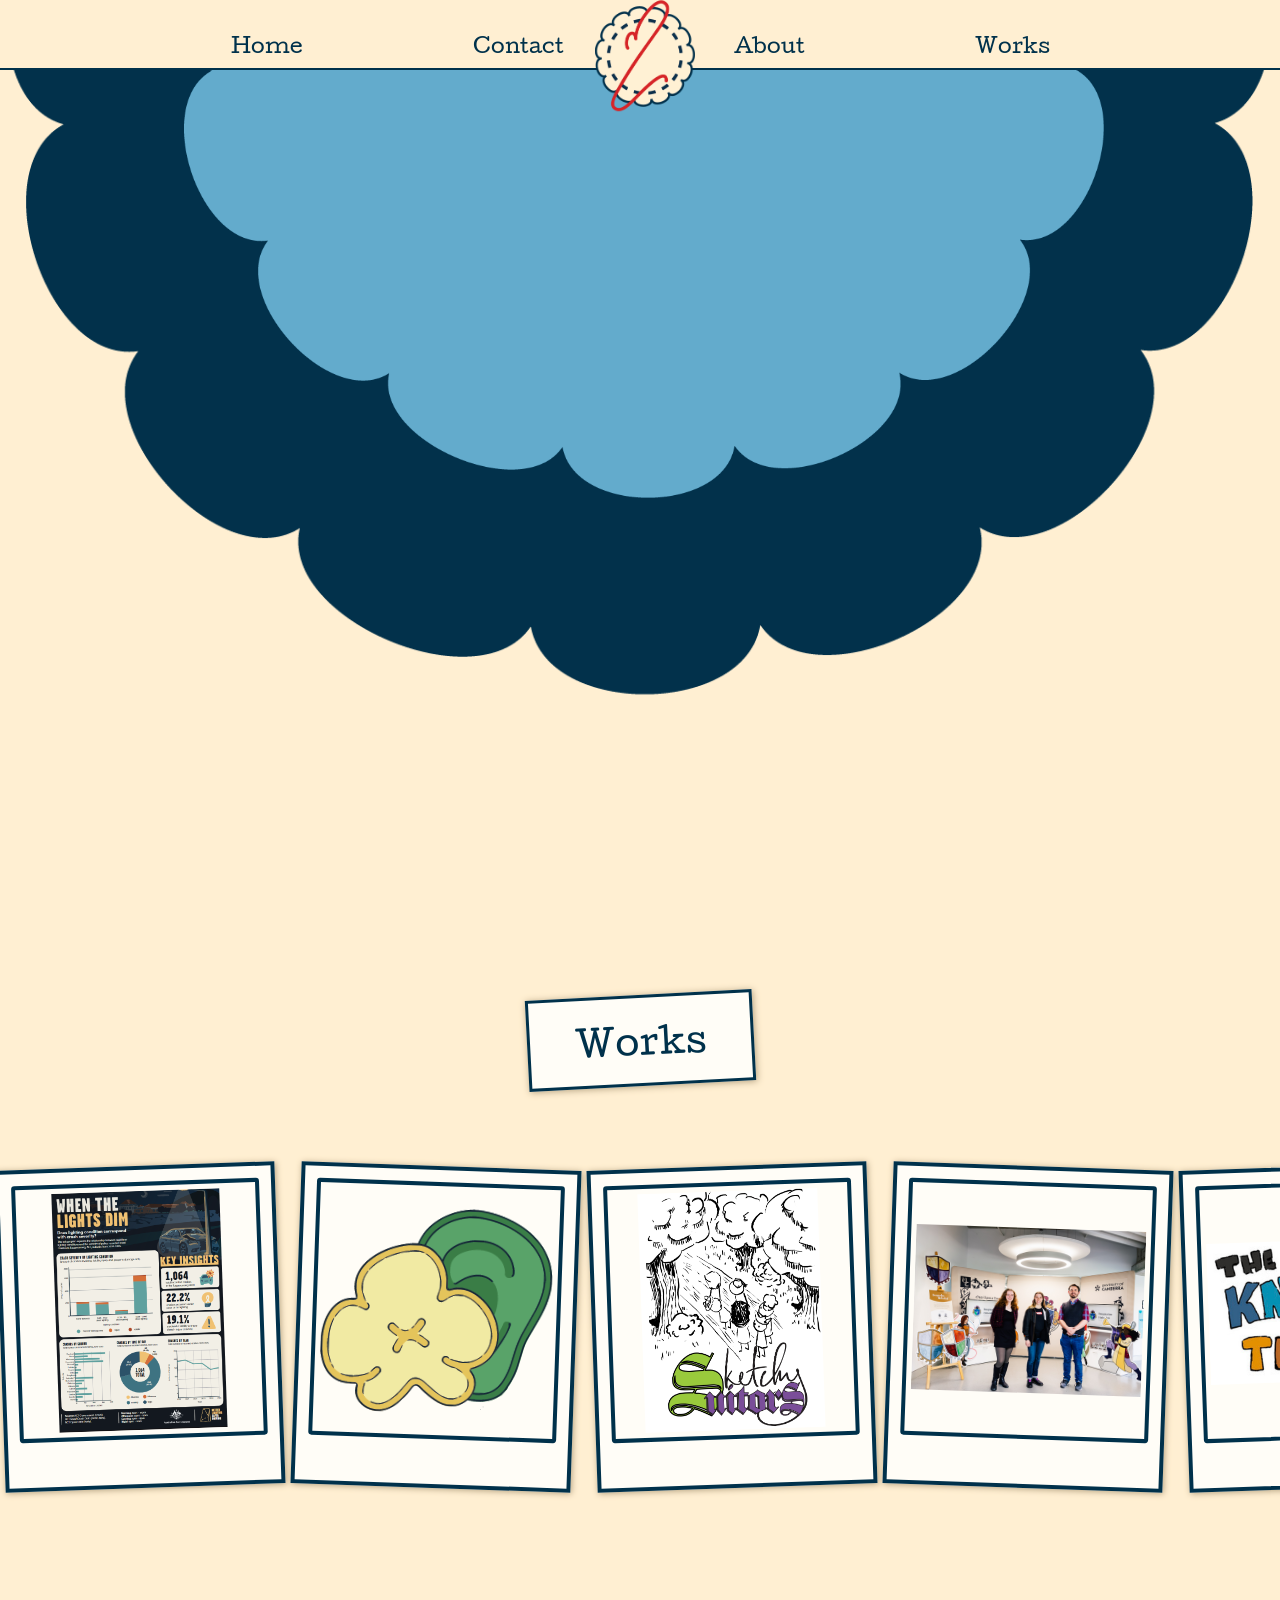
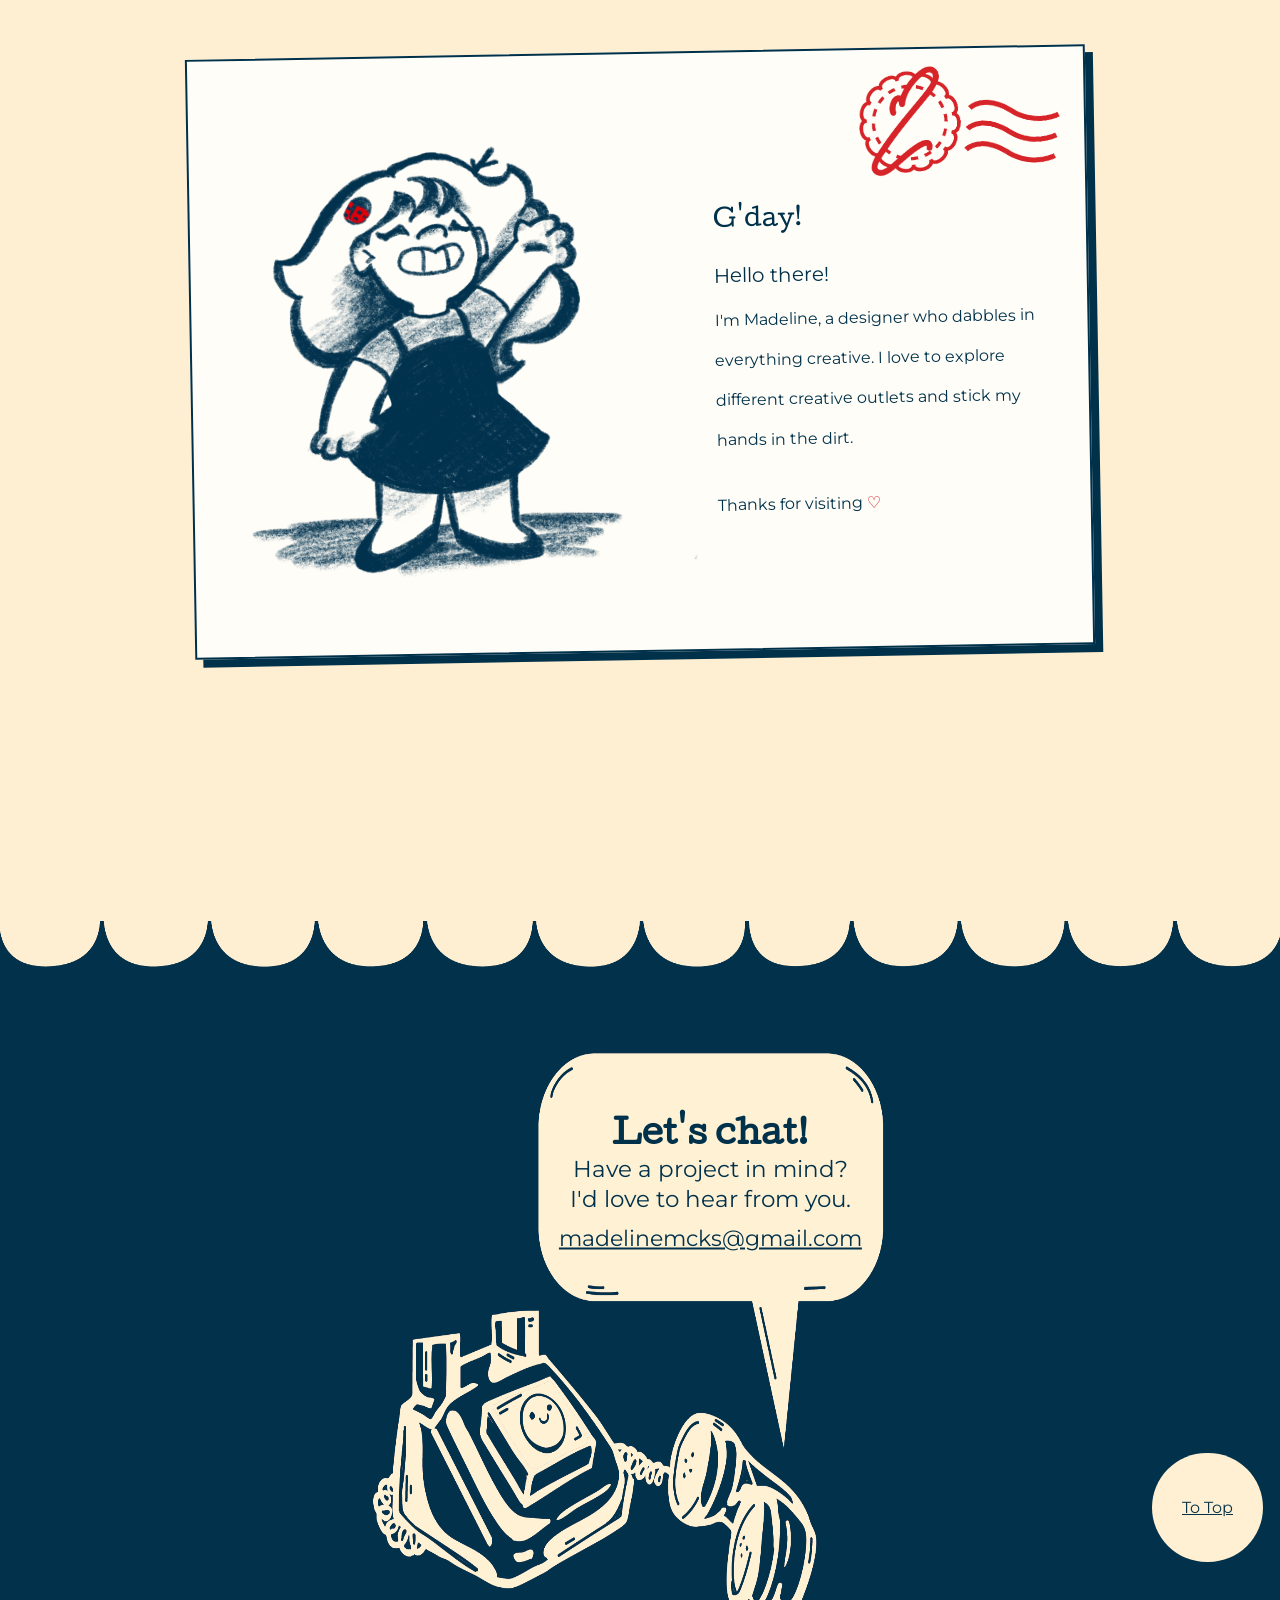
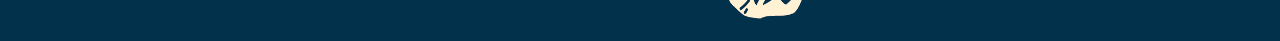
<file: index.html>
<!DOCTYPE html>
<html lang="en">

<head>
    <meta charset="UTF-8">
    <meta name="viewport" content="width=device-width, initial-scale=1.0">
    <link href="styles.css" rel="stylesheet" type="text/css">
    <link rel="icon" type="image/x-icon" href="/Images/logo.png">

<link rel="preconnect" href="https://fonts.googleapis.com">
<link rel="preconnect" href="https://fonts.gstatic.com" crossorigin>
<link href="https://fonts.googleapis.com/css2?family=Cutive&family=Cutive+Mono&family=Dancing+Script:wght@400..700&family=Montserrat:ital,wght@0,100..900;1,100..900&display=swap" rel="stylesheet">


    <title>
        Made A Line Design
    </title>


</head>
<body class="body">

<!--Header-->
    
       
   <header class="header">

    <nav class="nav-left">
    <a href="index.html">Home</a>
     <a href="contact.html">Contact</a>
     <a href="about.html">About</a>
     <a href="works.html">Works</a>
     </nav>
     
      <div class="logo">
        <a href="index.html">
            <img src="Images/logo.png" alt="Made a Line Logo">
        </a>
        </div>
</header> 





<!--Spin Circles-->
<div class="Circles">
 <img src="Images/outer.webp" class="outer" alt="outer">
 <img src="Images/inner.webp" class="inner" alt="inner">
</div>







<!--Works Section-->
<div class="works">
<h2>    Works   </h2>
</div>

<div class="carousel">
    <!---first set-->
<div class="carousel-track">


    <div class="polaroid">
        <a href="works.html">
    <img src="Images/portfolio/lights.png" alt="lights" class="card">
        </a>
    </div>

    <div class="polaroid">
        <a href="works.html">
    <img src="Images/portfolio/logoFINAL.png" alt="thankyou" class="card">
        </a>
    </div>


     <div class="polaroid">
        <a href="works.html">
    <img src="Images/portfolio/sketchy.png" alt="sketchy" class="card">
        </a>
    </div>

     <div class="polaroid">
        <a href="works.html">
    <img src="Images/portfolio/unleashed.png" alt="unleashed" class="card">
        </a>
    </div>

     <div class="polaroid">
        <a href="works.html">
    <img src="Images/portfolio/knight.png" alt="knight" class="card">
        </a>
    </div>


    <div class="polaroid">
        <a href="works.html">
    <img src="Images/deer.png" alt="deer" class="card">
        </a>
    </div>

</div>

<!---second set-->
 <div aria-hidden class="carousel-track">

    <div class="polaroid">
        <a href="works.html">
    <img src="Images/portfolio/lights.png" alt="lights" class="card">
        </a>
    </div>

    <div class="polaroid">
        <a href="works.html">
    <img src="Images/portfolio/logoFINAL.png" alt="thankyou" class="card">
        </a>
    </div>


     <div class="polaroid">
        <a href="works.html">
    <img src="Images/portfolio/sketchy.png" alt="sketchy" class="card">
        </a>
    </div>

     <div class="polaroid">
        <a href="works.html">
    <img src="Images/portfolio/unleashed.png" alt="unleashed" class="card">
        </a>
    </div>

     <div class="polaroid">
        <a href="works.html">
    <img src="Images/portfolio/knight.png" alt="knight" class="card">
        </a>
    </div>


    <div class="polaroid">
        <a href="works.html">
    <img src="Images/deer.png" alt="deer" class="card">
        </a>
    </div>
 
</div>
</div>

<!--About Me Section-->
 <section class="about-postcard">

    <!--Stamp-->
    <img class="stamp" src="Images/stamp.png" alt="stamp" aria-hidden="true">

    <!--Doodle-->
    <div class="postcard-doodle">
    <img src="Images/gday.png" alt="doodle">
    </div>

    <!--Text-->
    <div class="postcard-text">
        <h2>G'day!</h2>
        <p class="postcard-greeting">
            Hello there!
        </p>
        <p>
            I'm Madeline, a designer who dabbles in everything creative. I love to explore different creative outlets and stick my hands in the dirt.
        </p>
        <p class="postcard-signoff">
            Thanks for visiting <span class="heart">♡</span> 
        </p>
    </div>
    
 </section>


<!--Contact Section-->



<footer class="footer">

    <section class="contact-section">

        <img src="Images/footer.webp" alt="footer" class="foot">

        <div class="speech-text">
            <h2>Let's chat!</h2>
            <p>Have a project in mind?</p>
            <p>I'd love to hear from you.</p>

            <a href="mailto:madelinemcks@gmail.com">
                madelinemcks@gmail.com
            </a>
        </div>
    </section>
    


    <a href="#top" class="back-to-top">
        To Top
    </a>

</footer>


</body>
</html>
</file>
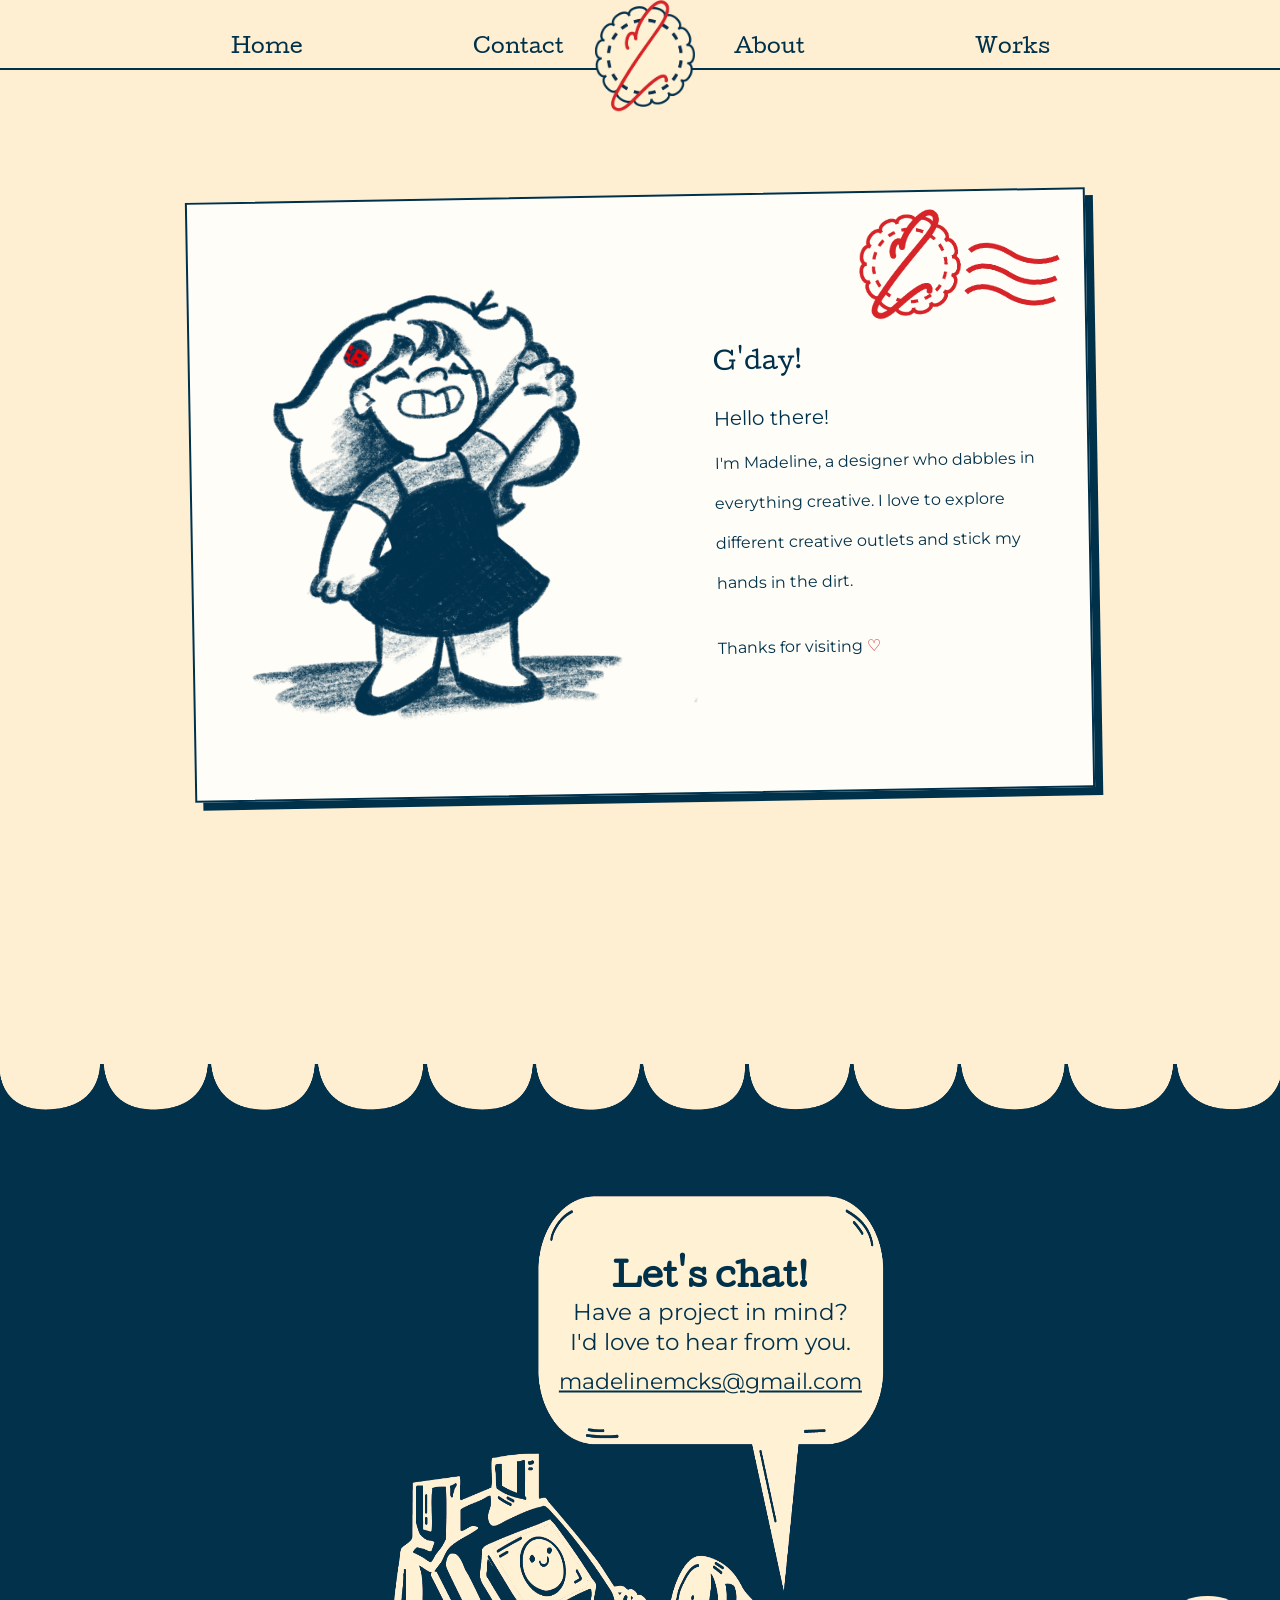
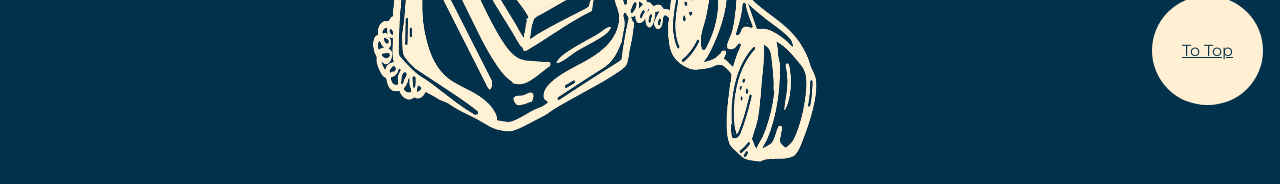
<file: about.html>
<!DOCTYPE html>
<!DOCTYPE html>
<html lang="en">
<head>
    <meta charset="UTF-8">
    <meta name="viewport" content="width=device-width, initial-scale=1.0">
      <link href="styles.css" rel="stylesheet" type="text/css">
    <link rel="icon" type="image/x-icon" href="/Images/logo.png">

<link rel="preconnect" href="https://fonts.googleapis.com">
<link rel="preconnect" href="https://fonts.gstatic.com" crossorigin>
<link href="https://fonts.googleapis.com/css2?family=Cutive&family=Cutive+Mono&family=Dancing+Script:wght@400..700&family=Montserrat:ital,wght@0,100..900;1,100..900&display=swap" rel="stylesheet">

    <title>
        Made A Line Design
    </title>
</head>


<body class="body">
 
    
   <header class="header">

    <nav class="nav-left">
             <a href="index.html">Home</a>
     <a href="contact.html">Contact</a>
     <a href="about.html">About</a>
            <a href="works.html">Works</a>
     </nav>
     
      <div class="logo">
        <a href="index.html">
            <img src="Images/logo.png" alt="Made a Line Logo">
        </a>
        </div>
</header> 


 

    <!--About Me Section-->
 <section class="about-postcard">

    <!--Stamp-->
    <img class="stamp" src="Images/stamp.png" alt="stamp" aria-hidden="true">

    <!--Doodle-->
    <div class="postcard-doodle">
    <img src="Images/gday.png" alt="doodle">
    </div>

    <!--Text-->
    <div class="postcard-text">
        <h2>G'day!</h2>
        <p class="postcard-greeting">
            Hello there!
        </p>
        <p>
         I'm Madeline, a designer who dabbles in everything creative. I love to explore different creative outlets and stick my hands in the dirt.

        </p>
        <p class="postcard-signoff">
            Thanks for visiting <span class="heart">♡</span> 
        </p>
    </div>
    
 </section>

<footer class="footer">

    <section class="contact-section">

        <img src="Images/footer.webp" alt="footer" class="foot">

        <div class="speech-text">
            <h2>Let's chat!</h2>
            <p>Have a project in mind?</p>
            <p>I'd love to hear from you.</p>

            <a href="mailto:madelinemcks@gmail.com">
                madelinemcks@gmail.com
            </a>
        </div>
    </section>
    


    <a href="#top" class="back-to-top">
        To Top
    </a>

</footer>

</body>
</html>
</file>
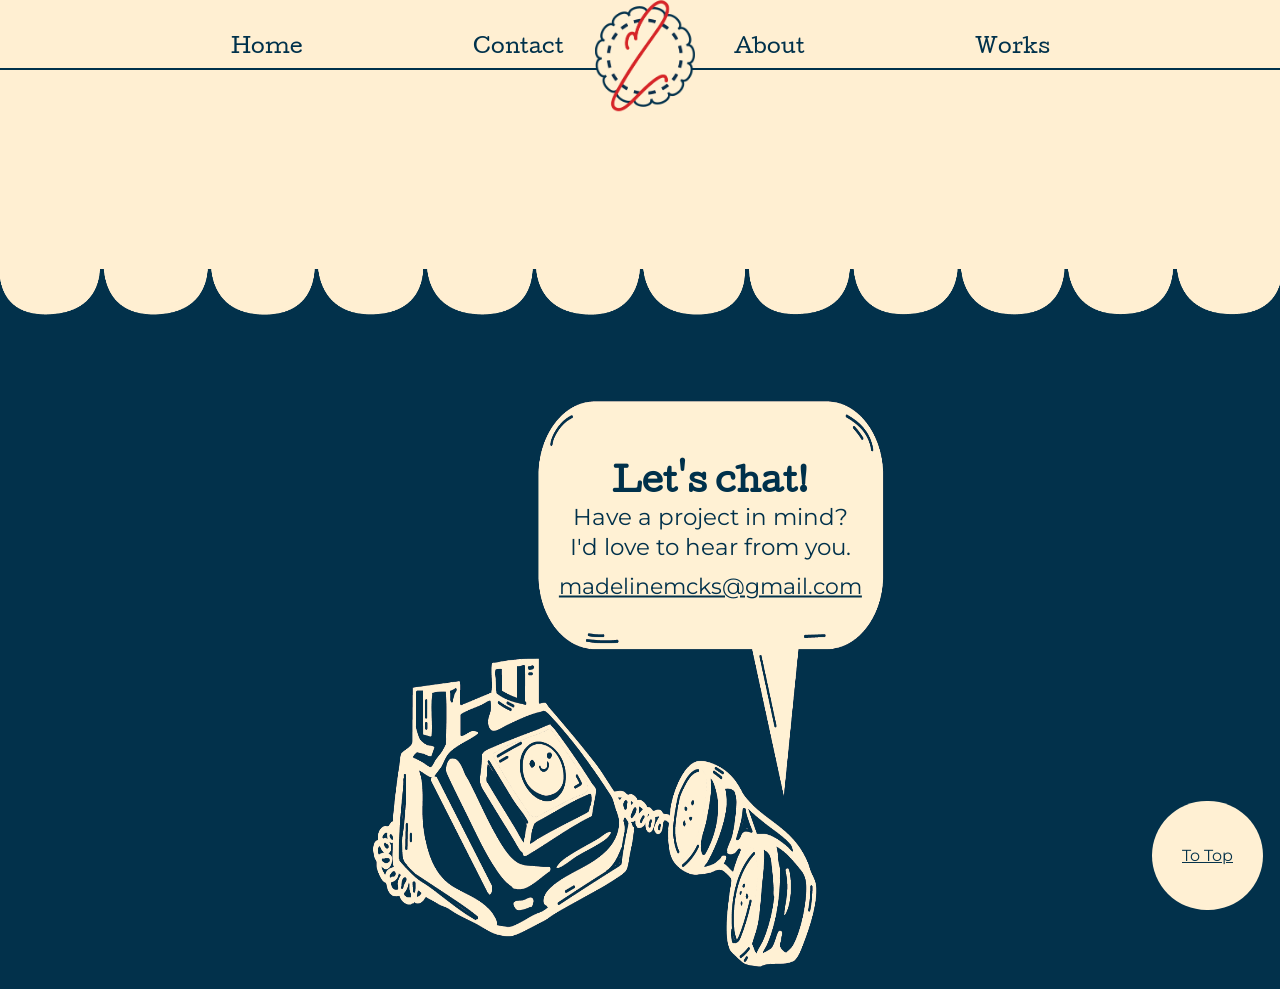
<file: contact.html>
<!DOCTYPE html>
<!DOCTYPE html>
<html lang="en">
<head>
    <meta charset="UTF-8">
    <meta name="viewport" content="width=device-width, initial-scale=1.0">
    <link href="styles.css" rel="stylesheet" type="text/css">
    <link rel="icon" type="image/x-icon" href="/Images/logo.png">

<link rel="preconnect" href="https://fonts.googleapis.com">
<link rel="preconnect" href="https://fonts.gstatic.com" crossorigin>
<link href="https://fonts.googleapis.com/css2?family=Cutive&family=Cutive+Mono&family=Dancing+Script:wght@400..700&family=Montserrat:ital,wght@0,100..900;1,100..900&display=swap" rel="stylesheet">

    <title>
        Made A Line Design
    </title>
</head>
<body class="body">

    
       
   <header class="header">

    <nav class="nav-left">
             <a href="index.html">Home</a>
     <a href="contact.html">Contact</a>
     <a href="about.html">About</a>
            <a href="works.html">Works</a>
     </nav>
     
      <div class="logo">
        <a href="index.html">
            <img src="Images/logo.png" alt="Made a Line Logo">
        </a>
        </div>
</header> 


  


<br>
<br>
<br>


<footer class="footer">

    <section class="contact-section">

        <img src="Images/footer.webp" alt="footer" class="foot">

        <div class="speech-text">
            <h2>Let's chat!</h2>
            <p>Have a project in mind?</p>
            <p>I'd love to hear from you.</p>

            <a href="mailto:madelinemcks@gmail.com">
                madelinemcks@gmail.com
            </a>
        </div>
    </section>
    


    <a href="#top" class="back-to-top">
        To Top
    </a>

</footer>
</body>
</html>
</file>
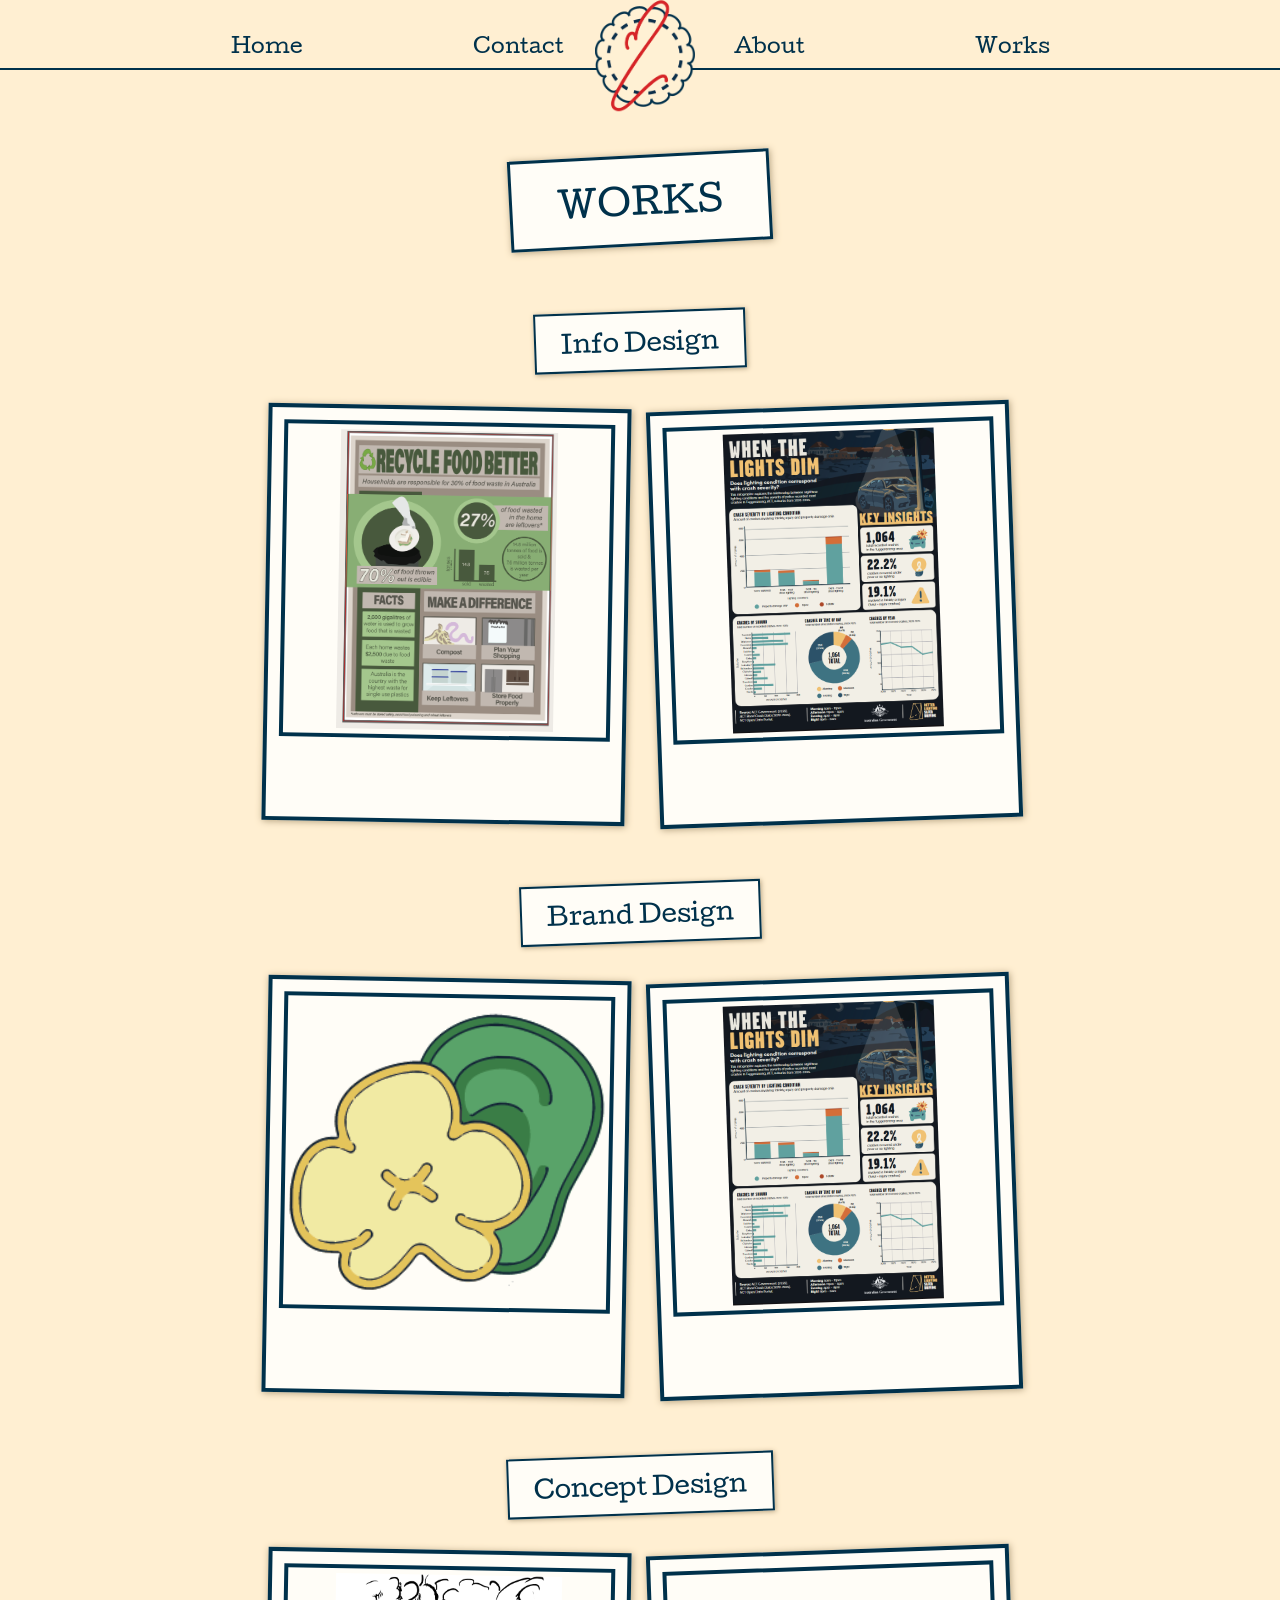
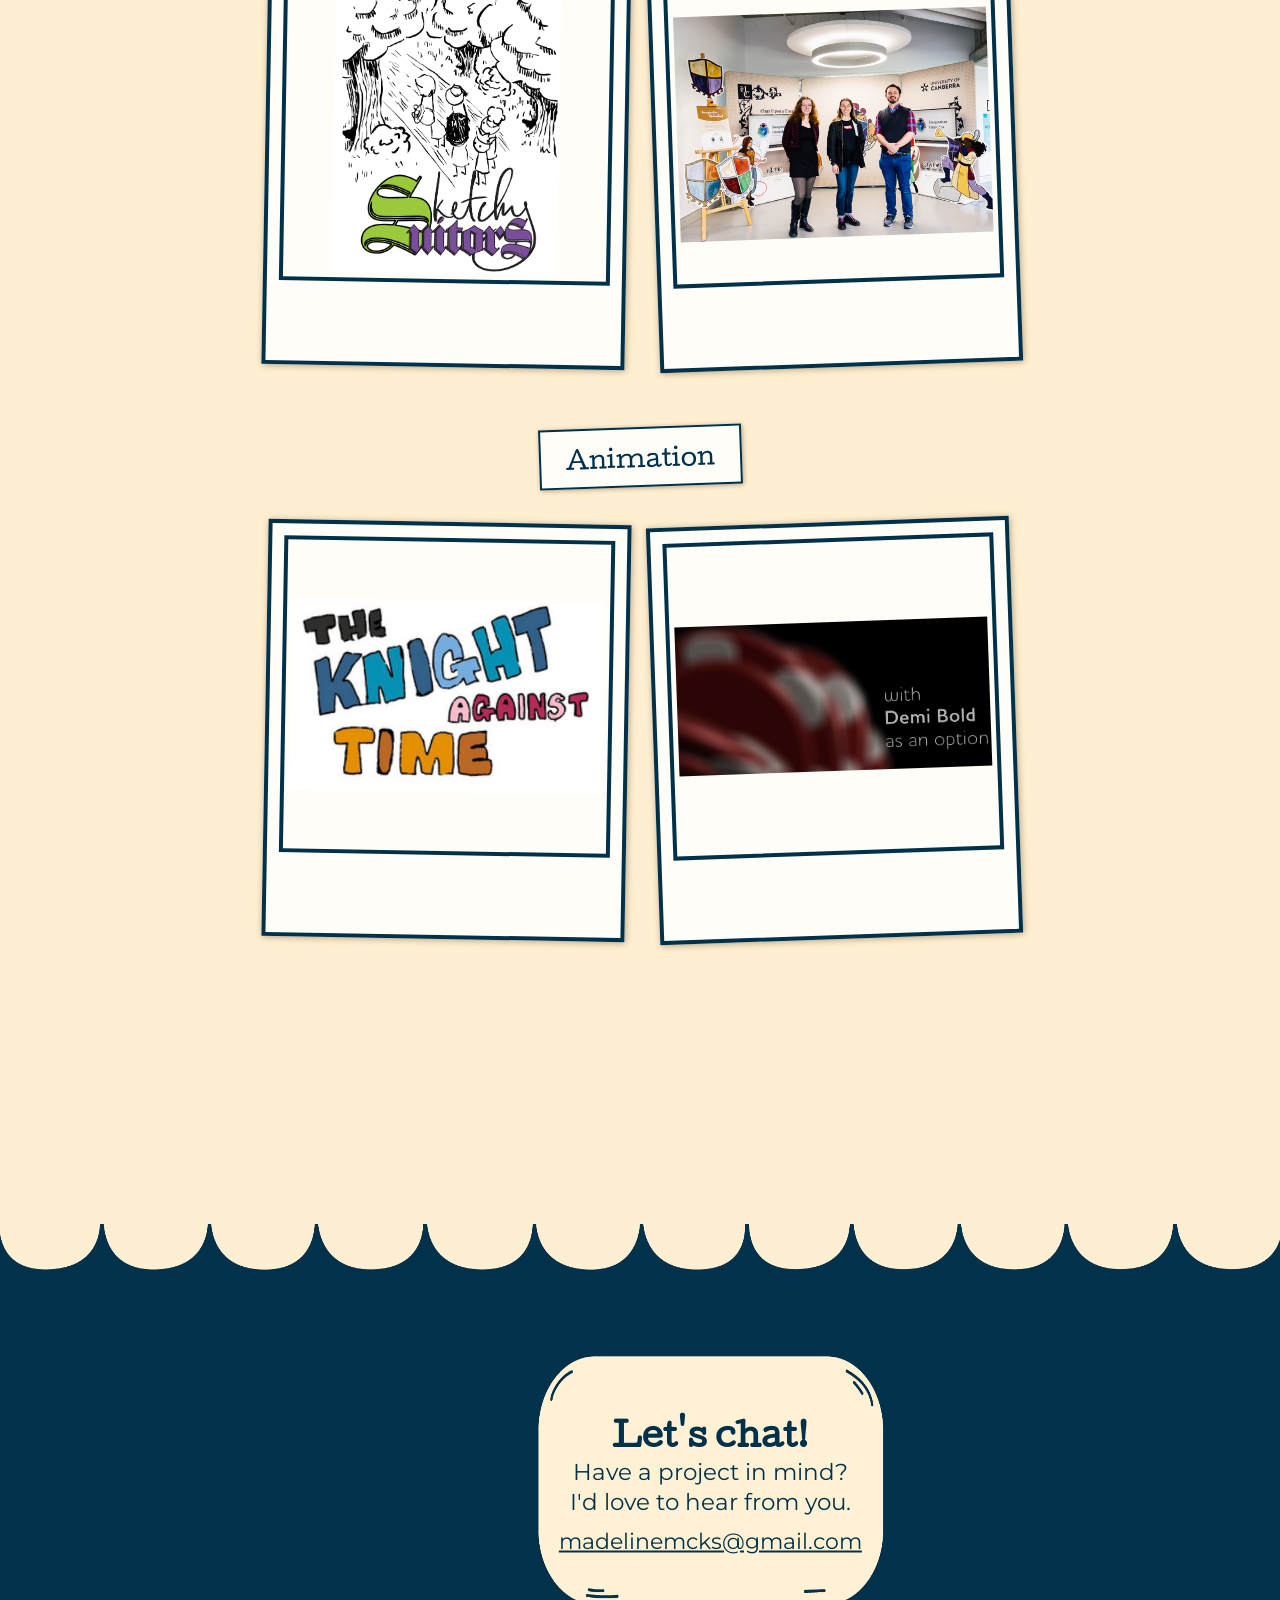
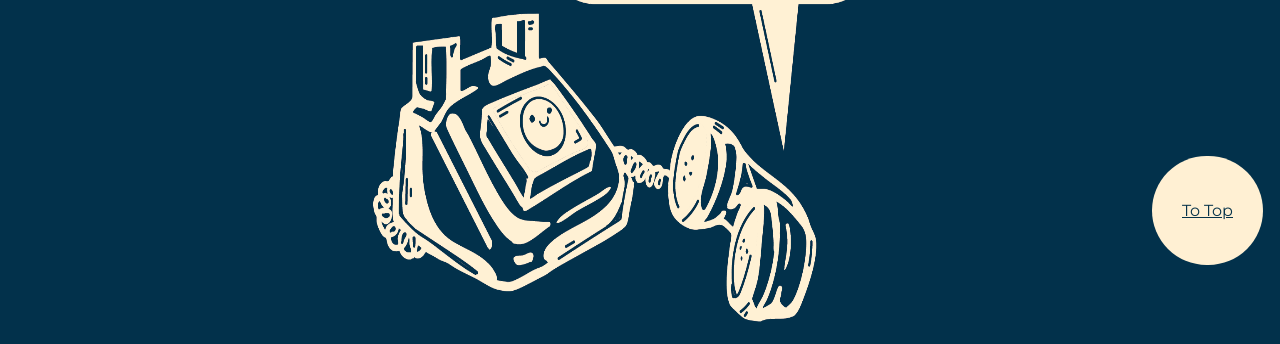
<file: works.html>
<!DOCTYPE html>
<!DOCTYPE html>
<html lang="en">
<head>
    <meta charset="UTF-8">
    <meta name="viewport" content="width=device-width, initial-scale=1.0">
       <link href="styles.css" rel="stylesheet" type="text/css">
    <link rel="icon" type="image/x-icon" href="/Images/logo.png">

<link rel="preconnect" href="https://fonts.googleapis.com">
<link rel="preconnect" href="https://fonts.gstatic.com" crossorigin>
<link href="https://fonts.googleapis.com/css2?family=Cutive&family=Cutive+Mono&family=Dancing+Script:wght@400..700&family=Montserrat:ital,wght@0,100..900;1,100..900&display=swap" rel="stylesheet">

    <title>
        Made A Line Design
    </title>
</head>
<body class="body">

    
       
   <header class="header">

    <nav class="nav-left">
             <a href="index.html">Home</a>
     <a href="contact.html">Contact</a>
     <a href="about.html">About</a>
            <a href="works.html">Works</a>
     </nav>
     
      <div class="logo">
        <a href="index.html">
            <img src="Images/logo.png" alt="Made a Line Logo">
        </a>
        </div>
</header> 


<section class="works-section">
    <h1 class="works-title">
        WORKS
    </h1>

<!-- Info Design -->
 <div class="works-category">
 <h2 class="category-title">
        Info Design
    </h2>

    <div class="works-grid">

        <div class="polaroid-works">
            
            <div class="polaroid-image">
                <img src="Images/portfolio/recyclefood.png" alt="recyclefood">
            </div>
            
        </div>

        <div class="polaroid-works">

            <div class="polaroid-image">
            <img src="Images/portfolio/lights.png" alt="lights">
            </div>
        
        </div>

    </div>
 </div>
   

<!-- Brand Design -->
 <div class="works-category">
 <h2 class="category-title">
        Brand Design
    </h2>

    <div class="works-grid">

        <div class="polaroid-works">

            <div class="polaroid-image">
                <img src="Images/portfolio/logoFINAL.png" alt="thankyou">
            </div>
            
        </div>

        <div class="polaroid-works">

            <div class="polaroid-image">
                <img src="Images/portfolio/lights.png" alt="lights">
            </div>
            
        </div>

    </div>
 </div>

<!-- Concept Design -->
 <div class="works-category">
 <h2 class="category-title">
        Concept Design
    </h2>

    <div class="works-grid">

        <div class="polaroid-works">

            <div class="polaroid-image">
                <img src="Images/portfolio/sketchy.png" alt="sketchy">
            </div>
            
        </div>

        <div class="polaroid-works">

            <div class="polaroid-image">
                <img src="Images/portfolio/unleashed.png" alt="unleashed">
            </div>
            
        </div>

    </div>
 </div>

<!-- Animation -->
 <div class="works-category">
 <h2 class="category-title">
        Animation
    </h2>

    <div class="works-grid">

        <div class="polaroid-works">

            <div class="polaroid-image">
                <img src="Images/portfolio/knight.png" alt="knight">
            </div>
         
        </div>

        <div class="polaroid-works">

            <div class="polaroid-image">
                <img src="Images/portfolio/font.png" alt="font">
            </div>
            
        </div>

    </div>
 </div>

</section>




<footer class="footer">

    <section class="contact-section">

        <img src="Images/footer.webp" alt="footer" class="foot">

        <div class="speech-text">
            <h2>Let's chat!</h2>
            <p>Have a project in mind?</p>
            <p>I'd love to hear from you.</p>

            <a href="mailto:madelinemcks@gmail.com">
                madelinemcks@gmail.com
            </a>
        </div>
    </section>
    


    <a href="#top" class="back-to-top">
        To Top
    </a>

</footer>

</body>
</html>
</file>
<file: styles.css>
* {
    margin: 0;
    padding: 0;
    box-sizing: border-box;
}

    .header {
    display: block;
    width: 100%;
    height: 70px;
    color: #ffefd2;    
    position: sticky;
    top: 0;
    z-index: 5;
    padding-bottom: 10px;
    background-color: #ffefd2;
    border-bottom: 2px solid #00314b;
}



.logo {
   position: absolute;
   left: 50%;
   top: 68%;
   transform: translate(-45%, -40%);
   z-index: 10;
}
.logo img {
    max-width: 100%;
    width: 100px;
    height: auto;
 }



.nav-left {
    display: flex;
    justify-content: center;
    align-items: flex-end;
    height: 100%;
    padding-bottom: 0;
    gap: 170px;
    flex: 1;
    font-family: 'Cutive', serif;
}

.nav-left a {
    color: #00314b;
    text-decoration: none;
    font-size: 20px;
    transition: color 0.3s ease;
    white-space: nowrap;
}
.nav-left a:hover {
    color: #d3000d;
}

.cutive-regular {
  font-family: "Cutive", serif;
  font-weight: 400;
  font-style: normal;
}
.cutive-mono-regular {
  font-family: "Cutive Mono", monospace;
  font-weight: 400;
  font-style: normal;
}




.body {
    background-color: #ffefd2;
overflow-x: hidden;
}


/*Top*/
.Circles {
    height: 100vh;
    overflow: hidden;
}
.outer {
    position: relative;
    display: block;
    margin: auto;
    width: 100%;
    transform: translate(0%, -50%);
}

.inner {
    position: absolute;
    display: block;
    top: 30px;
    left: 30px;
    width: 75%;
    transform: translate(14%, -50%);
}

/*Bottom*/
.Circlesbot {
    height: 50vh;
    overflow: hidden;
}
.outerbot {
     position: relative;
    display: block;
    margin: auto;
    width: 135%;
    transform: translate(-12%, 0%);
}

/*Made/Line*/

.Madeline {
     display: flex;
    justify-content: center;
    margin: 30px auto 35px;
}

.Madeline h1{
     display: inline-block;
    margin: 50px;
    padding: 20px 45px;
    border: 3px solid #00314b;
    color: #00314b;
    background-color: #fffdf7;
    font-family: 'Cutive', serif;
    font-size: 35px;
    font-weight: normal;
    transform: rotate(-3deg);
    box-shadow: 4px 4px 0 #00314b;
}

.works {
    width: 100%;
    display: flex;
    flex-direction: column;
    align-items: center;
    box-sizing: border-box;
}

.works h2 {
    display: inline-block;
    margin: 25px 0 6px;
    padding: 20px 45px;
    border: 3px solid #00314b;
    color: #00314b;
    background-color: #fffdf7;
    font-family: 'Cutive', serif;
    font-size: 35px;
    font-weight: normal;
    transform: rotate(-3deg);
    box-shadow: 1px 1px 7px #b4a17f;
}


/*Carousel*/
.card {
    height: 5em;
    padding: 0em;
    border-radius: .2em;
    align-content: center;
    flex: 0 0 5em;
}

.carousel {
     margin: 35px auto;
    width: 100%;
    max-width: 100%;
    height: 25rem;
    position: relative;
    display: flex;
    background-color: #ffefd2;

    overflow: hidden;
    box-sizing: border-box;
}

.carousel-track {
    display: flex;
    align-items: center;
    justify-content: center;
    gap: 1em;
    animation: carousel-scroll 25s infinite linear;
    padding-right: 1em;
}

.polaroid {
    flex-shrink: 0;
    width: 280px;
    aspect-ratio: 1/1.15;
    padding: 12px 12px 45px;
    background-color: #fffdf7;
    box-shadow: 1px 1px 6px #b4a17f;
    box-sizing: border-box;
    text-align: center;
    border: 4px solid #00314b;
}

.polaroid img {
 display: block;
 width: 100%;
 height: 100%;
 object-fit: contain;
 border: 4px solid #00314b;
 padding: 5px;
 box-sizing: border-box;
}



.polaroid:nth-child(odd) {
    transform: rotate(-2deg);
}

.polaroid:nth-child(even) {
    transform: rotate(2deg);
}

@keyframes carousel-scroll {
    from {translate: 0;}
    to {translate: -100%;}
}

@media (prefers-reduced-motion: reduce) {
    .carousel-track {
        animation: none;
    }
}


/*About Section*/
.about-postcard {
    display: flex;
    align-items: center;
    gap: 75px;
    width: 90%;
    max-width: 900px;
    min-height: 600px;
    margin: 125px auto;
    padding: 30px;
    box-sizing: border-box;
    background-color: #fffdf7;
    border: 2px solid #00314b;
    box-shadow: 8px 8px 0 #00314b;
    position: relative;
    transform: rotate(-1deg);
}

.stamp {
    position: absolute;
    top: 20px;
    right: 25px;
    width: 200px;
    height: auto;
    object-fit: contain;
    transform: rotate(5deg);
    z-index: 2;
}

.postcard-doodle {
    flex: 0 0 50%;
    min-width: 0;
    display: flex;
    flex-direction: column;
    align-items: center;
    justify-content: center;
    text-align: center;
}

.postcard-doodle img {
    display: block;
    max-width: 650px;
    max-height: 670px;
    width: 300%;
    height: auto;
    object-fit: contain;
}

.postcard-text {
    flex: 1 1 0;
    min-width: 0;
    padding: 35px 10px 10px 0;
    color: #00314b;
}

.postcard-text h2 {
    margin: 0 0 18px;
    font-family: 'Cutive', serif;
    font-size: 24px;
    font-weight: normal;
}

.postcard-text p {
    line-height: 2.5;
    font-family: 'Montserrat', sans-serif;

}

.postcard-greeting {
    font-family: 'Montserrat', sans-serif;
    font-size: 20px;
}

.postcard-signoff {
    margin-top: 25px;
    font-family: 'Montserrat', sans-serif;
    font-size: 16px;
}
.heart {
    color: #d3000d;
}

@media (max-width: 600px) {
    .about-postcard {
        flex-direction: column;
        gap: 20px;
        margin: 40px 16px;
        padding: 22px;
    }

    .postcard-doodle {
        flex-basis: auto;
        width: 70%;
    }
    
    .postcard-text h2 {
        font-size: 21px;
    }
}

/*Footer*/
.footer {
    position: relative;
    isolation: isolate;
    width: 100%;
    min-height: 300px;
    box-sizing: border-box;
    margin-top: 0;
    color: #ffefd2;
}

.foot {
    width: 100%;
    display: block;
    overflow: hidden;
    height: 80vh;
    transform: translate(0%, 20%);
    
}


.contact-section {
    position: relative;
    width: 100%;
    margin: 1px auto;
}

.speech-text {
    position: absolute;
    top: 56%;
    left: 55.5%;
    transform: translate(-50%,-50%);
    width: 100%;
    text-align: center;
    color: #00314b;
    
}

.speech-text h2 {
    font-size: 33px;
    margin-bottom: 3px;
    font-family: 'Cutive', serif;
}

.speech-text p {
    font-size: 23px;
    margin: 2px 0;
    font-family: 'Montserrat', sans-serif;
}

.speech-text a {
    display: inline-block;
    margin-top: 10px;
    color: #00314b;
    font-size: 22px;
    font-family: 'Montserrat', sans-serif;
}

.back-to-top {
    position: relative;
    font-family: 'Montserrat', sans-serif;
    left: 90%;
    width: 85%;
    text-align: center;
    background: #FFF0D3;
  color: #06334A;
  max-width: 400px;
  margin: 0 auto 80px;
  padding: 45px 30px;
  border-radius: 60px;
  position: relative;
    
}

/*Works*/
.works-section {
    width: 100%;
    display: flex;
    flex-direction: column;
    align-items: center;
    padding-top: 55px;
    padding-bottom: 80px;
    box-sizing: border-box;
    scroll-margin-top: 100px;
}

.works-section h1 {
    display: inline-block;
    margin: 30px 0 65px;
    padding: 20px 45px;
    border: 3px solid #00314b;
    color: #00314b;
    background-color: #fffdf7;
    font-family: 'Cutive', serif;
    font-size: 35px;
    font-weight: normal;
    transform: rotate(-3deg);
    box-shadow: 1px 1px 7px #b4a17f;
}

.works-grid {
    display: grid;
    grid-template-columns: repeat(2,minmax(0,1fr));
    gap: 25px;
    width: 80%;
    max-width: 750px;
    margin-inline: auto;
    justify-content: center;
}

.works-category {
    width: 100%;
    display: flex;
    flex-direction: column;
    align-items: center;
    margin-bottom: 60px;
}

.category-title {
    display: inline-block;
    margin: 0 0 35px;
    padding: 12px 25px;
    background-color: #fffdf7;
    border: 2px solid #00314b;
    color: #00314b;
    font-family: 'Cutive', serif;
    font-size: 24px;
    font-weight: normal;
    transform: rotate(-2deg);
    box-shadow: 1px 1px 5px #b4a17f;
}

.polaroid-works {
    width: 100%;
    aspect-ratio: 1/1.15;
    background-color: #fffdf7;
    padding: 12px;
    padding-bottom: 80px;
    border: 4px solid #00314b;
    box-sizing: border-box;
    box-shadow: 1px 1px 7px #b4a17f;
}

.polaroid-image img {
    width: 100%;
    height: 100%;
    object-fit: contain;
    display: block;
}

.polaroid-works:nth-child(odd) {
    transform: rotate(1deg);
}

.polaroid-works:nth-child(even) {
    transform: rotate(-2deg);
}

.polaroid-image {
    width: 100%;
    height: 100%;
    border: 4px solid #00314b;
    padding: 5px;
    box-sizing: border-box;
    display: flex;
    align-items: center;
    justify-content: center;
    overflow: hidden;
}

@media (max-width: 600px) {

    .works-grid {
        width: 90%;
        gap: 15px;
    }

    .works-section h1 {
        font-size: 27px;
        padding: 15px 30px;
    }

    .category-title {
        font-size: 19px;
    }

}
</file>
